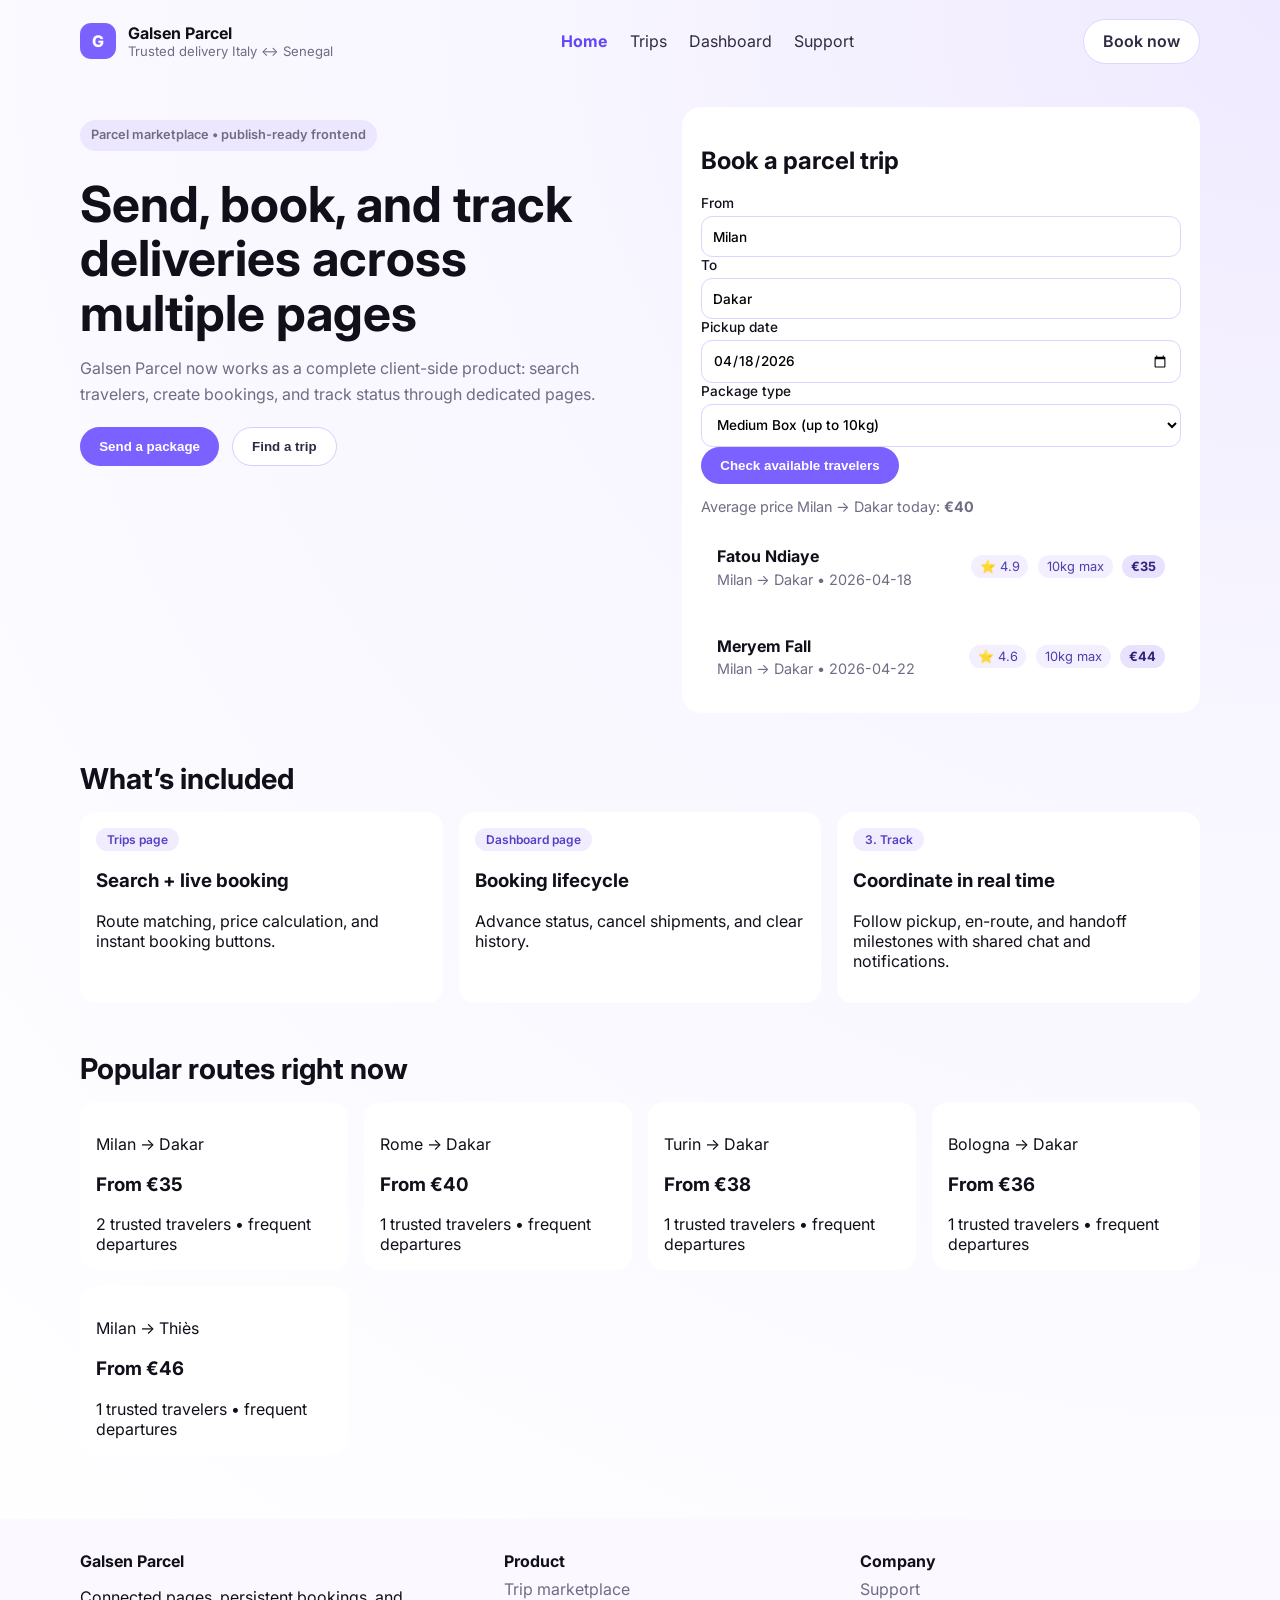
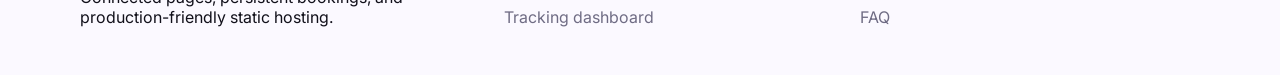
<file: index.html>
<!DOCTYPE html>
<html lang="en">
  <head>
    <meta charset="UTF-8" />
    <meta name="viewport" content="width=device-width, initial-scale=1.0" />
    <title>Galsen Parcel — Send Packages with Trusted Travelers</title>
    <script>
      (function ensureTrailingSlashForStaticHosting() {
        const { pathname, search, hash } = window.location;
        const hasFileExtension = /\.[a-z0-9]+$/i.test(pathname);
        if (!pathname.endsWith('/') && !hasFileExtension) {
          window.location.replace(`${pathname}/${search}${hash}`);
        }
      })();
    </script>
    <link rel="icon" href="data:image/svg+xml,%3Csvg xmlns='http://www.w3.org/2000/svg' viewBox='0 0 64 64'%3E%3Crect width='64' height='64' rx='14' fill='%237b61ff'/%3E%3Ctext x='50%25' y='55%25' text-anchor='middle' font-size='34' font-family='Arial' fill='white'%3EG%3C/text%3E%3C/svg%3E" />
    <link rel="preconnect" href="https://fonts.googleapis.com" />
    <link rel="preconnect" href="https://fonts.gstatic.com" crossorigin />
    <link
      href="https://fonts.googleapis.com/css2?family=Inter:wght@400;500;600;700;800&display=swap"
      rel="stylesheet"
    />
    <link rel="stylesheet" href="./styles.css" />
  </head>
  <body data-page="home">
    <header class="topbar wrapper">
      <div class="brand">
        <span class="brand-mark">G</span>
        <div>
          <p class="brand-name">Galsen Parcel</p>
          <p class="brand-sub">Trusted delivery Italy ↔ Senegal</p>
        </div>
      </div>
      <nav class="nav-links">
        <a href="./index.html" class="active">Home</a>
        <a href="./trips.html">Trips</a>
        <a href="./dashboard.html">Dashboard</a>
        <a href="./support.html">Support</a>
      </nav>
      <a class="ghost-btn" href="./trips.html">Book now</a>
    </header>

    <main>
      <section class="hero wrapper">
        <div class="hero-copy">
          <p class="eyebrow">Parcel marketplace • publish-ready frontend</p>
          <h1>Send, book, and track deliveries across multiple pages</h1>
          <p>
            Galsen Parcel now works as a complete client-side product: search travelers,
            create bookings, and track status through dedicated pages.
          </p>
          <div class="hero-cta">
            <button class="primary-btn" data-scroll-target="#trips">Send a package</button>
            <button class="secondary-btn" data-scroll-target="#trust">Find a trip</button>
          </div>
        </div>

        <div class="search-card" id="trips">
          <h2>Book a parcel trip</h2>
          <form id="trip-search-form">
            <div class="field-grid">
              <label>
                From
                <input id="from" value="Milan" aria-label="Origin" />
              </label>
              <label>
                To
                <input id="to" value="Dakar" aria-label="Destination" />
              </label>
              <label>
                Pickup date
                <input id="pickup-date" type="date" value="2026-04-18" aria-label="Pickup date" />
              </label>
              <label>
                Package type
                <select id="package-type" aria-label="Package type">
                  <option value="medium">Medium Box (up to 10kg)</option>
                  <option value="large">Large Box (up to 20kg)</option>
                  <option value="documents">Documents</option>
                </select>
              </label>
            </div>
            <button class="primary-btn full" type="submit">Check available travelers</button>
          </form>
          <p class="muted" id="average-price">
            Average price Milan → Dakar today: <strong>€45</strong>
          </p>

          <div class="results" id="search-results" aria-live="polite"></div>
        </div>
      </section>

      <section class="wrapper" id="how">
        <h2 class="section-title">What’s included</h2>
        <div class="steps">
          <article class="card">
            <p class="chip">Trips page</p>
            <h3>Search + live booking</h3>
            <p>Route matching, price calculation, and instant booking buttons.</p>
          </article>
          <article class="card">
            <p class="chip">Dashboard page</p>
            <h3>Booking lifecycle</h3>
            <p>Advance status, cancel shipments, and clear history.</p>
          </article>
          <article class="card">
            <p class="chip">3. Track</p>
            <h3>Coordinate in real time</h3>
            <p>
              Follow pickup, en-route, and handoff milestones with shared chat
              and notifications.
            </p>
          </article>
        </div>
      </section>

      <section class="wrapper" id="trust">
        <h2 class="section-title">Popular routes right now</h2>
        <div class="route-grid" id="route-grid"></div>
      </section>
    </main>

    <footer id="footer">
      <div class="wrapper footer-grid">
        <div>
          <p class="brand-name">Galsen Parcel</p>
          <p>Connected pages, persistent bookings, and production-friendly static hosting.</p>
        </div>
        <div>
          <p class="footer-title">Product</p>
          <a href="./trips.html">Trip marketplace</a>
          <a href="./dashboard.html">Tracking dashboard</a>
        </div>
        <div>
          <p class="footer-title">Company</p>
          <a href="./support.html">Support</a>
          <a href="./support.html#faq">FAQ</a>
        </div>
      </div>
    </footer>

    <script src="./script.js"></script>
  </body>
</html>
</file>
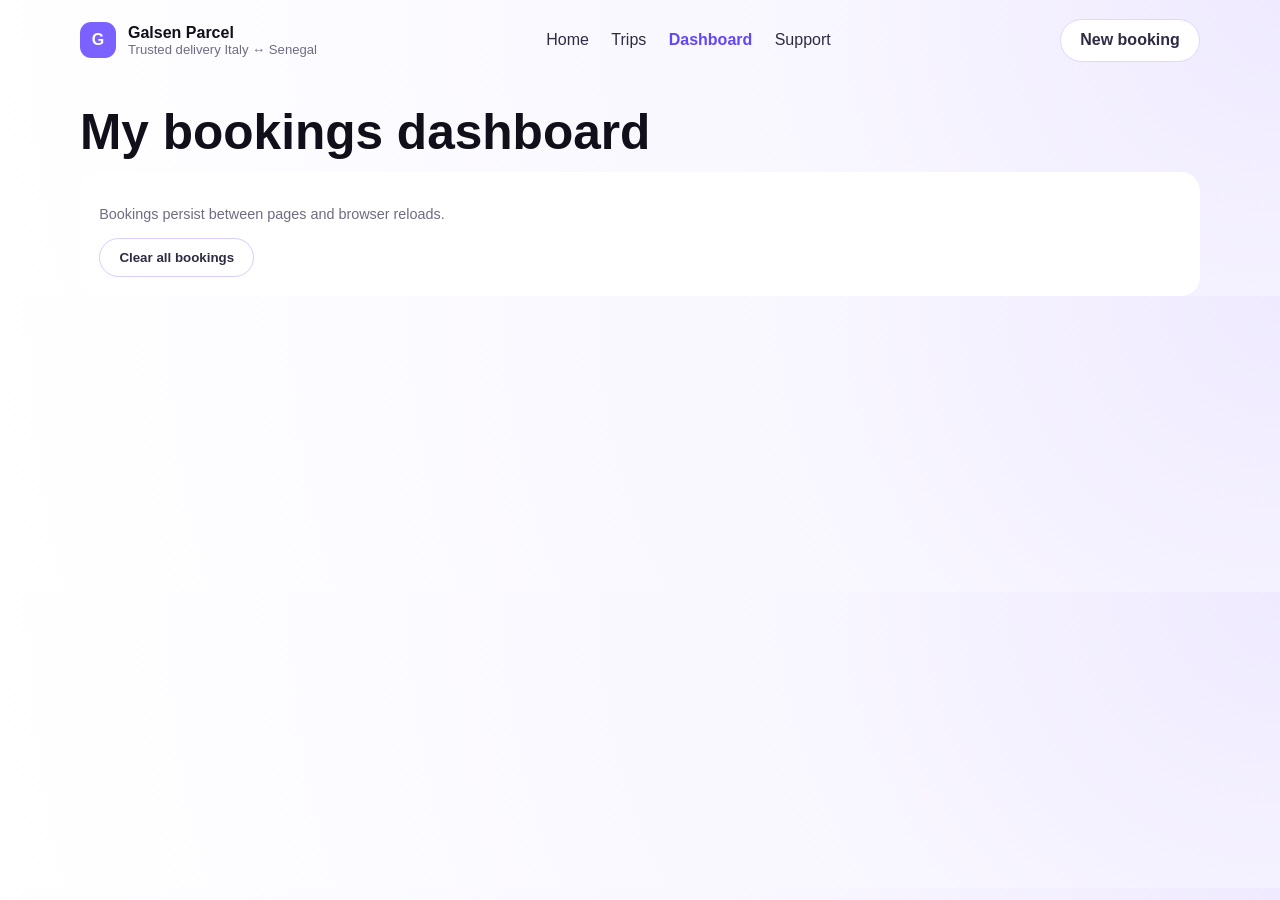
<file: dashboard.html>
<!DOCTYPE html>
<html lang="en">
  <head>
    <meta charset="UTF-8" />
    <meta name="viewport" content="width=device-width, initial-scale=1.0" />
    <title>Galsen Parcel — Dashboard</title>
    <link rel="stylesheet" href="./styles.css" />
  </head>
  <body data-page="dashboard">
    <header class="topbar wrapper">
      <div class="brand">
        <span class="brand-mark">G</span>
        <div>
          <p class="brand-name">Galsen Parcel</p>
          <p class="brand-sub">Trusted delivery Italy ↔ Senegal</p>
        </div>
      </div>
      <nav class="nav-links">
        <a href="./index.html">Home</a>
        <a href="./trips.html">Trips</a>
        <a href="./dashboard.html" class="active">Dashboard</a>
        <a href="./support.html">Support</a>
      </nav>
      <a class="ghost-btn" href="./trips.html">New booking</a>
    </header>

    <main class="wrapper page-main">
      <h1 class="page-title">My bookings dashboard</h1>
      <div class="dashboard-card">
        <p class="muted">Bookings persist between pages and browser reloads.</p>
        <p class="feedback" id="feedback-message" aria-live="polite"></p>
        <div class="bookings-list" id="bookings-list"></div>
        <button class="secondary-btn" id="clear-bookings" type="button">Clear all bookings</button>
      </div>
    </main>

    <script src="./script.js"></script>
  </body>
</html>
</file>
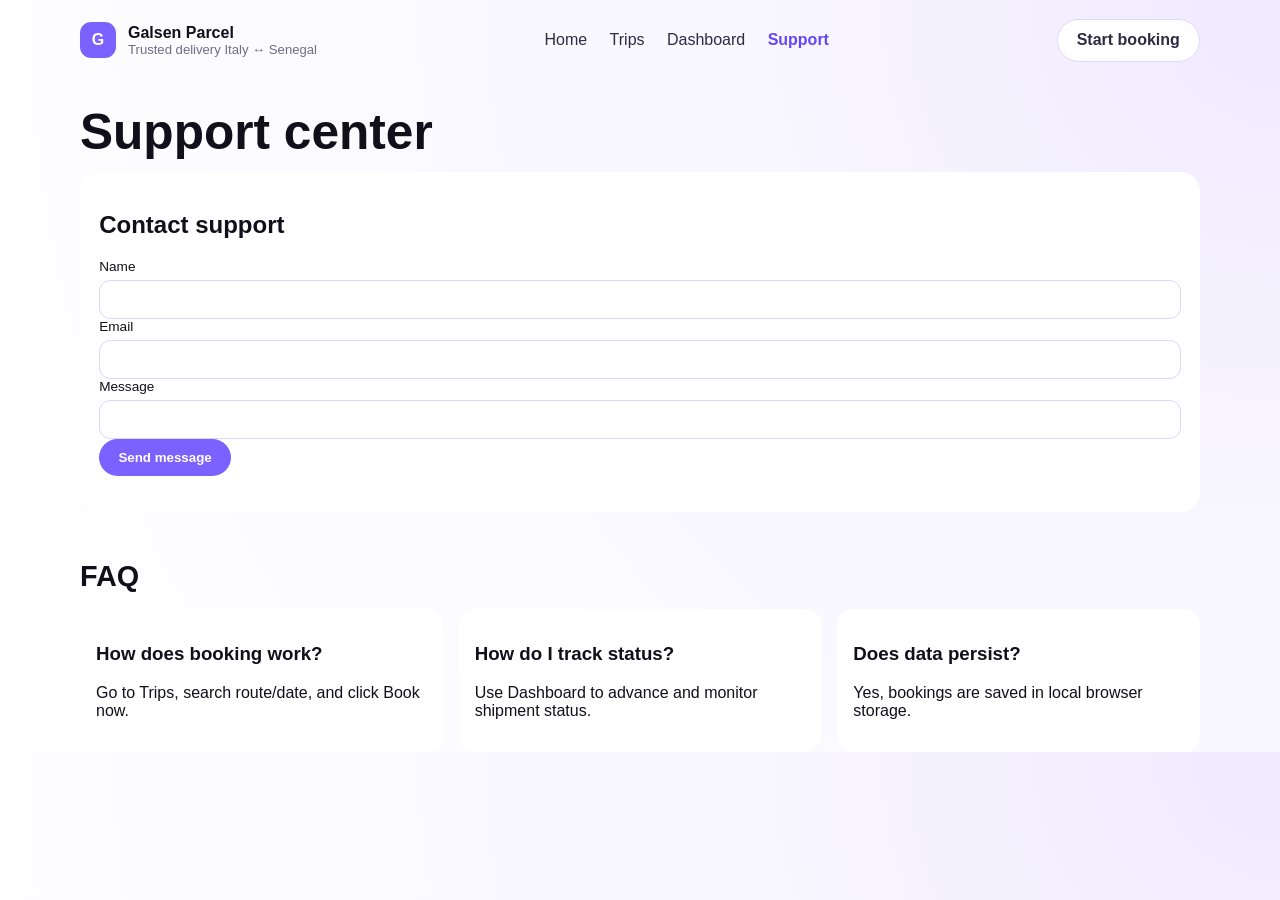
<file: support.html>
<!DOCTYPE html>
<html lang="en">
  <head>
    <meta charset="UTF-8" />
    <meta name="viewport" content="width=device-width, initial-scale=1.0" />
    <title>Galsen Parcel — Support</title>
    <link rel="stylesheet" href="./styles.css" />
  </head>
  <body data-page="support">
    <header class="topbar wrapper">
      <div class="brand">
        <span class="brand-mark">G</span>
        <div>
          <p class="brand-name">Galsen Parcel</p>
          <p class="brand-sub">Trusted delivery Italy ↔ Senegal</p>
        </div>
      </div>
      <nav class="nav-links">
        <a href="./index.html">Home</a>
        <a href="./trips.html">Trips</a>
        <a href="./dashboard.html">Dashboard</a>
        <a href="./support.html" class="active">Support</a>
      </nav>
      <a class="ghost-btn" href="./trips.html">Start booking</a>
    </header>

    <main class="wrapper page-main">
      <h1 class="page-title">Support center</h1>
      <div class="search-card">
        <h2>Contact support</h2>
        <form id="support-form">
          <div class="field-grid">
            <label>Name <input id="support-name" required /></label>
            <label>Email <input id="support-email" type="email" required /></label>
            <label class="full-width">Message <input id="support-message" required /></label>
          </div>
          <button class="primary-btn" type="submit">Send message</button>
        </form>
        <p class="feedback" id="support-feedback" aria-live="polite"></p>
      </div>

      <section id="faq">
        <h2 class="section-title">FAQ</h2>
        <div class="steps">
          <article class="card"><h3>How does booking work?</h3><p>Go to Trips, search route/date, and click Book now.</p></article>
          <article class="card"><h3>How do I track status?</h3><p>Use Dashboard to advance and monitor shipment status.</p></article>
          <article class="card"><h3>Does data persist?</h3><p>Yes, bookings are saved in local browser storage.</p></article>
        </div>
      </section>
    </main>

    <script src="./script.js"></script>
  </body>
</html>
</file>
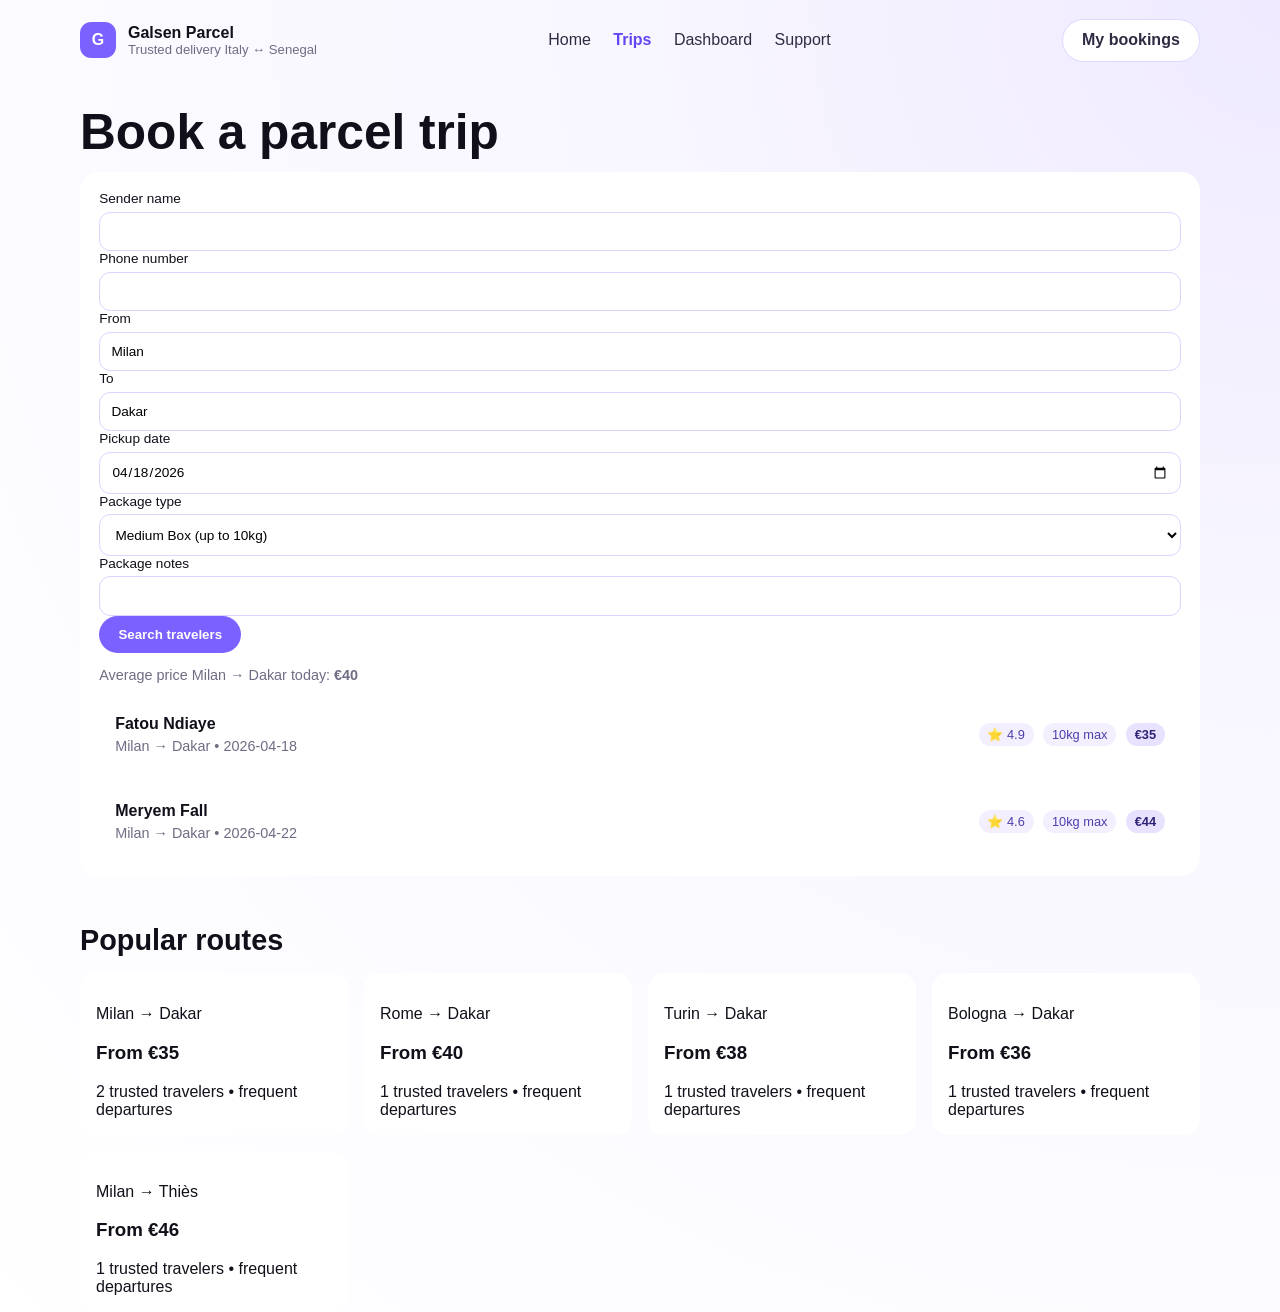
<file: trips.html>
<!DOCTYPE html>
<html lang="en">
  <head>
    <meta charset="UTF-8" />
    <meta name="viewport" content="width=device-width, initial-scale=1.0" />
    <title>Galsen Parcel — Trips</title>
    <link rel="stylesheet" href="./styles.css" />
  </head>
  <body data-page="trips">
    <header class="topbar wrapper">
      <div class="brand">
        <span class="brand-mark">G</span>
        <div>
          <p class="brand-name">Galsen Parcel</p>
          <p class="brand-sub">Trusted delivery Italy ↔ Senegal</p>
        </div>
      </div>
      <nav class="nav-links">
        <a href="./index.html">Home</a>
        <a href="./trips.html" class="active">Trips</a>
        <a href="./dashboard.html">Dashboard</a>
        <a href="./support.html">Support</a>
      </nav>
      <a class="ghost-btn" href="./dashboard.html">My bookings</a>
    </header>

    <main class="wrapper page-main">
      <h1 class="page-title">Book a parcel trip</h1>
      <div class="search-card">
        <form id="trip-search-form">
          <div class="field-grid">
            <label>Sender name <input id="sender-name" required /></label>
            <label>Phone number <input id="sender-phone" required /></label>
            <label>From <input id="from" value="Milan" required /></label>
            <label>To <input id="to" value="Dakar" required /></label>
            <label>Pickup date <input id="pickup-date" type="date" value="2026-04-18" required /></label>
            <label>
              Package type
              <select id="package-type">
                <option value="medium">Medium Box (up to 10kg)</option>
                <option value="large">Large Box (up to 20kg)</option>
                <option value="documents">Documents</option>
              </select>
            </label>
            <label class="full-width">Package notes <input id="package-note" /></label>
          </div>
          <button class="primary-btn full" type="submit">Search travelers</button>
        </form>
        <p class="muted" id="average-price">Average price: <strong>—</strong></p>
        <p class="feedback" id="feedback-message" aria-live="polite"></p>
        <div class="results" id="search-results" aria-live="polite"></div>
      </div>

      <section>
        <h2 class="section-title">Popular routes</h2>
        <div class="route-grid" id="route-grid"></div>
      </section>
    </main>

    <script src="./script.js"></script>
  </body>
</html>
</file>
<file: styles.css>
:root {
  --bg: #f6f3ff;
  --surface: #ffffff;
  --ink: #11101a;
  --muted: #6f6c84;
  --primary: #7b61ff;
  --primary-dark: #6247f7;
}

* {
  box-sizing: border-box;
}

body {
  margin: 0;
  font-family: 'Inter', sans-serif;
  background: radial-gradient(circle at top right, #efeaff 0%, #f8f6ff 35%, #ffffff 100%);
  color: var(--ink);
}

.wrapper {
  width: min(1120px, 92vw);
  margin: 0 auto;
}

.topbar {
  display: flex;
  align-items: center;
  justify-content: space-between;
  padding: 1.2rem 0;
}

.brand {
  display: flex;
  gap: 0.75rem;
  align-items: center;
}

.brand-mark {
  width: 2.25rem;
  height: 2.25rem;
  border-radius: 0.7rem;
  background: var(--primary);
  color: #fff;
  display: grid;
  place-items: center;
  font-weight: 800;
}

.brand-name {
  margin: 0;
  font-weight: 700;
}

.brand-sub {
  margin: 0;
  color: var(--muted);
  font-size: 0.82rem;
}

.nav-links {
  display: flex;
  gap: 1.4rem;
}

.nav-links a,
footer a {
  color: #2f2b42;
  text-decoration: none;
}

.nav-links .active {
  color: var(--primary-dark);
  font-weight: 700;
}

.ghost-btn,
.primary-btn,
.secondary-btn {
  border-radius: 999px;
  padding: 0.7rem 1.2rem;
  border: 0;
  font-weight: 600;
  cursor: pointer;
  text-decoration: none;
  display: inline-flex;
  align-items: center;
  justify-content: center;
}

.small {
  padding: 0.45rem 0.9rem;
  font-size: 0.8rem;
}

.ghost-btn {
  background: #fff;
  border: 1px solid #ded7ff;
  color: #2f2b42;
}

.primary-btn {
  background: var(--primary);
  color: #fff;
}

.primary-btn:hover {
  background: var(--primary-dark);
}

.secondary-btn {
  background: #fff;
  border: 1px solid #d5ceff;
  color: #2f2b42;
}

button:disabled {
  opacity: 0.6;
  cursor: not-allowed;
}

.hero {
  display: grid;
  grid-template-columns: 1.1fr 1fr;
  gap: 2rem;
  align-items: start;
  margin-top: 1.5rem;
}

.eyebrow {
  display: inline-block;
  padding: 0.35rem 0.7rem;
  border-radius: 999px;
  background: #ece7ff;
  color: #4f3ec2;
  font-weight: 600;
  font-size: 0.8rem;
}

h1,
.page-title {
  font-size: clamp(2rem, 4vw, 3.1rem);
  line-height: 1.1;
  margin: 0.8rem 0;
}

.page-main {
  margin-top: 1.5rem;
}

.hero-copy p {
  color: var(--muted);
  line-height: 1.6;
}

.hero-cta {
  display: flex;
  gap: 0.8rem;
  margin-top: 1.2rem;
}

.search-card,
.dashboard-card {
  background: var(--surface);
  border: 1px solid var(--line);
  border-radius: 1.2rem;
  padding: 1.2rem;
}

.rac-listbox {
  display: grid;
  gap: 0.2rem;
}

.rac-item {
  border-radius: 0.55rem;
  padding: 0.5rem 0.65rem;
  color: #2d2852;
  cursor: pointer;
}

.rac-item[data-focused],
.rac-item[data-hovered] {
  background: #f3efff;
}

.rac-item[data-selected] {
  background: #e7ddff;
  color: #2f2378;
  font-weight: 600;
}

.full-width {
  grid-column: 1 / -1;
}

label {
  display: flex;
  flex-direction: column;
  gap: 0.35rem;
  font-weight: 500;
  font-size: 0.85rem;
}

input,
select {
  border: 1px solid #dbd4ff;
  border-radius: 0.7rem;
  padding: 0.7rem;
  font: inherit;
  background: #fff;
}

input:focus,
select:focus {
  outline: 2px solid #d9ceff;
  border-color: #c7b6ff;
}

.muted {
  color: var(--muted);
  font-size: 0.9rem;
}

.results {
  display: grid;
  gap: 0.65rem;
  margin-top: 0.8rem;
}

.result-card {
  display: flex;
  justify-content: space-between;
  gap: 0.8rem;
  border: 1px solid #ebe7ff;
  border-radius: 0.9rem;
  padding: 0.8rem;
  background: #fcfbff;
}

.result-card h3 {
  margin: 0;
  font-size: 1rem;
}

.result-card p {
  margin: 0.3rem 0 0;
  color: var(--muted);
  font-size: 0.9rem;
}

.result-meta {
  display: flex;
  align-items: center;
  gap: 0.6rem;
  flex-wrap: wrap;
  justify-content: flex-end;
}

.result-meta span {
  border-radius: 999px;
  padding: 0.25rem 0.55rem;
  background: #f3efff;
  font-size: 0.8rem;
  color: #4b3fab;
}

.result-meta .price {
  background: #e9e2ff;
  color: #2f2378;
  font-weight: 700;
}

.no-results {
  margin: 0;
  border: 1px dashed #d8cfff;
  border-radius: 0.8rem;
  padding: 0.7rem;
  color: var(--muted);
  font-size: 0.9rem;
}

.section-title {
  margin: 4rem 0 1rem;
  font-size: 1.8rem;
}

.feedback.success {
  color: #1f7d32;
}

.feedback.error {
  color: #c62828;
}

.feedback.neutral {
  color: var(--muted);
}

.stats-grid,
.results,
.bookings-list,
.route-grid,
.steps,
.footer-grid {
  display: grid;
  gap: 1rem;
}

.stats-grid {
  grid-template-columns: repeat(2, 1fr);
}

.stat-card,
.card,
.route-card,
.result-card,
.booking-card {
  background: #fff;
  border-radius: 1rem;
  border: 1px solid var(--line);
  padding: 1rem;
}

.stat-card h3 {
  margin: 0;
}

.stat-card p {
  margin: 0.3rem 0 0;
  color: var(--muted);
}

.result-card,
.booking-card {
  display: flex;
  justify-content: space-between;
  gap: 0.8rem;
}

.result-card h3,
.booking-card h3 {
  margin: 0;
  font-size: 1rem;
}

.result-card p,
.booking-card p {
  margin: 0.3rem 0 0;
  color: var(--muted);
  font-size: 0.9rem;
}

.result-meta,
.booking-actions {
  display: flex;
  align-items: center;
  gap: 0.6rem;
  flex-wrap: wrap;
  justify-content: flex-end;
}

.result-meta span,
.status-tag {
  border-radius: 999px;
  padding: 0.25rem 0.55rem;
  background: #f3efff;
  font-size: 0.8rem;
  color: #4b3fab;
}

.result-meta .price {
  background: #e9e2ff;
  color: #2f2378;
  font-weight: 700;
}

.status-pending {
  background: #fff8e1;
  color: #8d6e00;
}

.status-picked-up,
.status-in-transit {
  background: #e3f2fd;
  color: #1565c0;
}

.status-delivered {
  background: #e8f5e9;
  color: #2e7d32;
}

.status-canceled {
  background: #ffebee;
  color: #c62828;
}

.no-results {
  margin: 0;
  border: 1px dashed #d8cfff;
  border-radius: 0.8rem;
  padding: 0.7rem;
  color: var(--muted);
  font-size: 0.9rem;
}

.section-title {
  margin: 3rem 0 1rem;
  font-size: 1.8rem;
}

.steps {
  grid-template-columns: repeat(3, 1fr);
}

.route-grid {
  grid-template-columns: repeat(4, 1fr);
}

.chip {
  display: inline-block;
  margin: 0;
  background: #f1edff;
  color: #5340c5;
  border-radius: 999px;
  padding: 0.25rem 0.7rem;
  font-size: 0.75rem;
  font-weight: 600;
}

footer {
  margin-top: 4rem;
  border-top: 1px solid var(--line);
  background: #fbf9ff;
}

.footer-grid {
  padding: 2rem 0;
  grid-template-columns: 1.2fr 1fr 1fr;
}

.footer-grid a {
  display: block;
  margin-top: 0.5rem;
  color: var(--muted);
}

.footer-title {
  margin: 0;
  font-weight: 700;
}

@media (max-width: 980px) {
  .hero,
  .steps,
  .route-grid,
  .footer-grid,
  .field-grid,
  .stats-grid {
    grid-template-columns: 1fr;
  }

  .nav-links {
    display: none;
  }

  .full-width {
    grid-column: auto;
  }

  .result-card,
  .booking-card {
    flex-direction: column;
  }

  .result-meta,
  .booking-actions {
    justify-content: flex-start;
  }

  .result-card {
    flex-direction: column;
  }

  .result-meta {
    justify-content: flex-start;
  }
}
</file>
